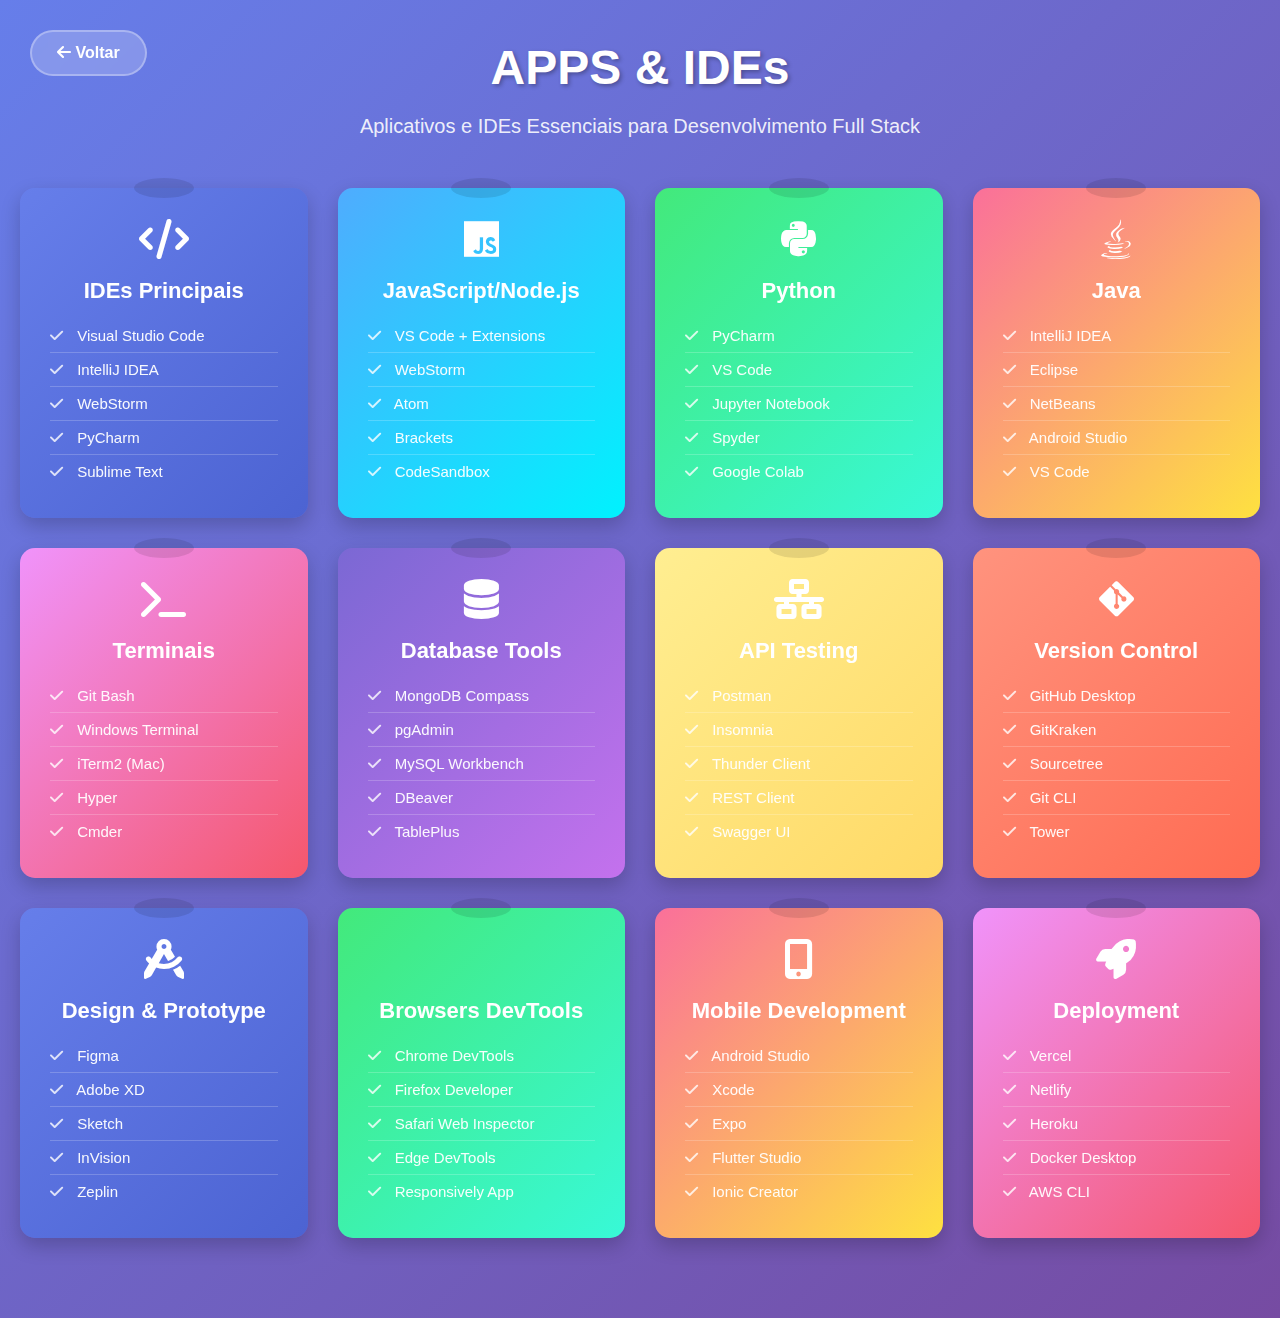
<file: apps.html>
<!DOCTYPE html>
<html lang="pt-BR">
<head>
    <meta charset="UTF-8">
    <meta name="viewport" content="width=device-width, initial-scale=1.0">
    <title>Apps - IDEs e Aplicativos</title>
    <link rel="stylesheet" href="https://cdnjs.cloudflare.com/ajax/libs/font-awesome/6.0.0/css/all.min.css">
    <style>
        * {
            margin: 0;
            padding: 0;
            box-sizing: border-box;
            font-family: 'Segoe UI', Tahoma, Geneva, Verdana, sans-serif;
        }

        body {
            background: linear-gradient(135deg, #667eea 0%, #764ba2 100%);
            min-height: 100vh;
            padding: 40px 20px;
        }

        .container {
            max-width: 1400px;
            margin: 0 auto;
        }

        h1 {
            text-align: center;
            color: white;
            font-size: 48px;
            margin-bottom: 20px;
            text-shadow: 2px 2px 4px rgba(0, 0, 0, 0.3);
        }

        .subtitle {
            text-align: center;
            color: rgba(255, 255, 255, 0.9);
            font-size: 20px;
            margin-bottom: 50px;
        }

        .notes-grid {
            display: grid;
            grid-template-columns: repeat(auto-fit, minmax(280px, 1fr));
            gap: 30px;
            margin-bottom: 40px;
        }

        .sticky-note {
            background: linear-gradient(135deg, #ffd89b 0%, #19547b 100%);
            border-radius: 15px;
            padding: 30px;
            box-shadow: 0 8px 20px rgba(0, 0, 0, 0.2);
            position: relative;
            min-height: 250px;
            transition: transform 0.3s ease, box-shadow 0.3s ease;
            cursor: pointer;
        }

        .sticky-note:hover {
            transform: translateY(-10px) rotate(2deg);
            box-shadow: 0 12px 30px rgba(0, 0, 0, 0.3);
        }

        .sticky-note::before {
            content: '';
            position: absolute;
            top: -10px;
            left: 50%;
            transform: translateX(-50%);
            width: 60px;
            height: 20px;
            background: rgba(0, 0, 0, 0.1);
            border-radius: 50%;
        }

        .sticky-note.blue {
            background: linear-gradient(135deg, #667eea 0%, #4c63d2 100%);
        }

        .sticky-note.cyan {
            background: linear-gradient(135deg, #4facfe 0%, #00f2fe 100%);
        }

        .sticky-note.green {
            background: linear-gradient(135deg, #43e97b 0%, #38f9d7 100%);
        }

        .sticky-note.orange {
            background: linear-gradient(135deg, #fa709a 0%, #fee140 100%);
        }

        .sticky-note.red {
            background: linear-gradient(135deg, #f093fb 0%, #f5576c 100%);
        }

        .sticky-note.purple {
            background: linear-gradient(135deg, #7b68d4 0%, #c471ed 100%);
        }

        .sticky-note.yellow {
            background: linear-gradient(135deg, #FFEE91 0%, #ffd966 100%);
        }

        .sticky-note.coral {
            background: linear-gradient(135deg, #FF937E 0%, #ff6b52 100%);
        }

        .note-icon {
            font-size: 40px;
            color: white;
            margin-bottom: 15px;
            text-align: center;
        }

        .note-title {
            font-size: 22px;
            font-weight: bold;
            color: white;
            margin-bottom: 15px;
            text-align: center;
        }

        .note-items {
            list-style: none;
            padding: 0;
        }

        .note-items li {
            color: rgba(255, 255, 255, 0.95);
            padding: 8px 0;
            border-bottom: 1px solid rgba(255, 255, 255, 0.2);
            font-size: 15px;
        }

        .note-items li:last-child {
            border-bottom: none;
        }

        .note-items li i {
            margin-right: 10px;
            color: rgba(255, 255, 255, 0.8);
        }

        .back-button {
            position: fixed;
            top: 30px;
            left: 30px;
            background: rgba(255, 255, 255, 0.2);
            backdrop-filter: blur(10px);
            color: white;
            padding: 12px 25px;
            border-radius: 50px;
            text-decoration: none;
            font-weight: 600;
            transition: all 0.3s ease;
            border: 2px solid rgba(255, 255, 255, 0.3);
        }

        .back-button:hover {
            background: rgba(255, 255, 255, 0.3);
            transform: scale(1.05);
        }

        @media (max-width: 768px) {
            h1 {
                font-size: 36px;
            }

            .subtitle {
                font-size: 18px;
            }

            .notes-grid {
                grid-template-columns: 1fr;
                gap: 20px;
            }

            .back-button {
                top: 20px;
                left: 20px;
                padding: 10px 20px;
            }
        }
    </style>
</head>
<body>
    <a href="index.html#shows_and_series" class="back-button">
        <i class="fas fa-arrow-left"></i> Voltar
    </a>

    <div class="container">
        <h1>APPS & IDEs</h1>
        <p class="subtitle">Aplicativos e IDEs Essenciais para Desenvolvimento Full Stack</p>

        <div class="notes-grid">
            <div class="sticky-note blue">
                <div class="note-icon"><i class="fas fa-code"></i></div>
                <div class="note-title">IDEs Principais</div>
                <ul class="note-items">
                    <li><i class="fas fa-check"></i> Visual Studio Code</li>
                    <li><i class="fas fa-check"></i> IntelliJ IDEA</li>
                    <li><i class="fas fa-check"></i> WebStorm</li>
                    <li><i class="fas fa-check"></i> PyCharm</li>
                    <li><i class="fas fa-check"></i> Sublime Text</li>
                </ul>
            </div>

            <div class="sticky-note cyan">
                <div class="note-icon"><i class="fab fa-js"></i></div>
                <div class="note-title">JavaScript/Node.js</div>
                <ul class="note-items">
                    <li><i class="fas fa-check"></i> VS Code + Extensions</li>
                    <li><i class="fas fa-check"></i> WebStorm</li>
                    <li><i class="fas fa-check"></i> Atom</li>
                    <li><i class="fas fa-check"></i> Brackets</li>
                    <li><i class="fas fa-check"></i> CodeSandbox</li>
                </ul>
            </div>

            <div class="sticky-note green">
                <div class="note-icon"><i class="fab fa-python"></i></div>
                <div class="note-title">Python</div>
                <ul class="note-items">
                    <li><i class="fas fa-check"></i> PyCharm</li>
                    <li><i class="fas fa-check"></i> VS Code</li>
                    <li><i class="fas fa-check"></i> Jupyter Notebook</li>
                    <li><i class="fas fa-check"></i> Spyder</li>
                    <li><i class="fas fa-check"></i> Google Colab</li>
                </ul>
            </div>

            <div class="sticky-note orange">
                <div class="note-icon"><i class="fab fa-java"></i></div>
                <div class="note-title">Java</div>
                <ul class="note-items">
                    <li><i class="fas fa-check"></i> IntelliJ IDEA</li>
                    <li><i class="fas fa-check"></i> Eclipse</li>
                    <li><i class="fas fa-check"></i> NetBeans</li>
                    <li><i class="fas fa-check"></i> Android Studio</li>
                    <li><i class="fas fa-check"></i> VS Code</li>
                </ul>
            </div>

            <div class="sticky-note red">
                <div class="note-icon"><i class="fas fa-terminal"></i></div>
                <div class="note-title">Terminais</div>
                <ul class="note-items">
                    <li><i class="fas fa-check"></i> Git Bash</li>
                    <li><i class="fas fa-check"></i> Windows Terminal</li>
                    <li><i class="fas fa-check"></i> iTerm2 (Mac)</li>
                    <li><i class="fas fa-check"></i> Hyper</li>
                    <li><i class="fas fa-check"></i> Cmder</li>
                </ul>
            </div>

            <div class="sticky-note purple">
                <div class="note-icon"><i class="fas fa-database"></i></div>
                <div class="note-title">Database Tools</div>
                <ul class="note-items">
                    <li><i class="fas fa-check"></i> MongoDB Compass</li>
                    <li><i class="fas fa-check"></i> pgAdmin</li>
                    <li><i class="fas fa-check"></i> MySQL Workbench</li>
                    <li><i class="fas fa-check"></i> DBeaver</li>
                    <li><i class="fas fa-check"></i> TablePlus</li>
                </ul>
            </div>

            <div class="sticky-note yellow">
                <div class="note-icon"><i class="fas fa-network-wired"></i></div>
                <div class="note-title">API Testing</div>
                <ul class="note-items">
                    <li><i class="fas fa-check"></i> Postman</li>
                    <li><i class="fas fa-check"></i> Insomnia</li>
                    <li><i class="fas fa-check"></i> Thunder Client</li>
                    <li><i class="fas fa-check"></i> REST Client</li>
                    <li><i class="fas fa-check"></i> Swagger UI</li>
                </ul>
            </div>

            <div class="sticky-note coral">
                <div class="note-icon"><i class="fab fa-git-alt"></i></div>
                <div class="note-title">Version Control</div>
                <ul class="note-items">
                    <li><i class="fas fa-check"></i> GitHub Desktop</li>
                    <li><i class="fas fa-check"></i> GitKraken</li>
                    <li><i class="fas fa-check"></i> Sourcetree</li>
                    <li><i class="fas fa-check"></i> Git CLI</li>
                    <li><i class="fas fa-check"></i> Tower</li>
                </ul>
            </div>

            <div class="sticky-note blue">
                <div class="note-icon"><i class="fas fa-drafting-compass"></i></div>
                <div class="note-title">Design & Prototype</div>
                <ul class="note-items">
                    <li><i class="fas fa-check"></i> Figma</li>
                    <li><i class="fas fa-check"></i> Adobe XD</li>
                    <li><i class="fas fa-check"></i> Sketch</li>
                    <li><i class="fas fa-check"></i> InVision</li>
                    <li><i class="fas fa-check"></i> Zeplin</li>
                </ul>
            </div>

            <div class="sticky-note green">
                <div class="note-icon"><i class="fas fa-browser"></i></div>
                <div class="note-title">Browsers DevTools</div>
                <ul class="note-items">
                    <li><i class="fas fa-check"></i> Chrome DevTools</li>
                    <li><i class="fas fa-check"></i> Firefox Developer</li>
                    <li><i class="fas fa-check"></i> Safari Web Inspector</li>
                    <li><i class="fas fa-check"></i> Edge DevTools</li>
                    <li><i class="fas fa-check"></i> Responsively App</li>
                </ul>
            </div>

            <div class="sticky-note orange">
                <div class="note-icon"><i class="fas fa-mobile-alt"></i></div>
                <div class="note-title">Mobile Development</div>
                <ul class="note-items">
                    <li><i class="fas fa-check"></i> Android Studio</li>
                    <li><i class="fas fa-check"></i> Xcode</li>
                    <li><i class="fas fa-check"></i> Expo</li>
                    <li><i class="fas fa-check"></i> Flutter Studio</li>
                    <li><i class="fas fa-check"></i> Ionic Creator</li>
                </ul>
            </div>

            <div class="sticky-note red">
                <div class="note-icon"><i class="fas fa-rocket"></i></div>
                <div class="note-title">Deployment</div>
                <ul class="note-items">
                    <li><i class="fas fa-check"></i> Vercel</li>
                    <li><i class="fas fa-check"></i> Netlify</li>
                    <li><i class="fas fa-check"></i> Heroku</li>
                    <li><i class="fas fa-check"></i> Docker Desktop</li>
                    <li><i class="fas fa-check"></i> AWS CLI</li>
                </ul>
            </div>
        </div>
    </div>
</body>
</html>
</file>
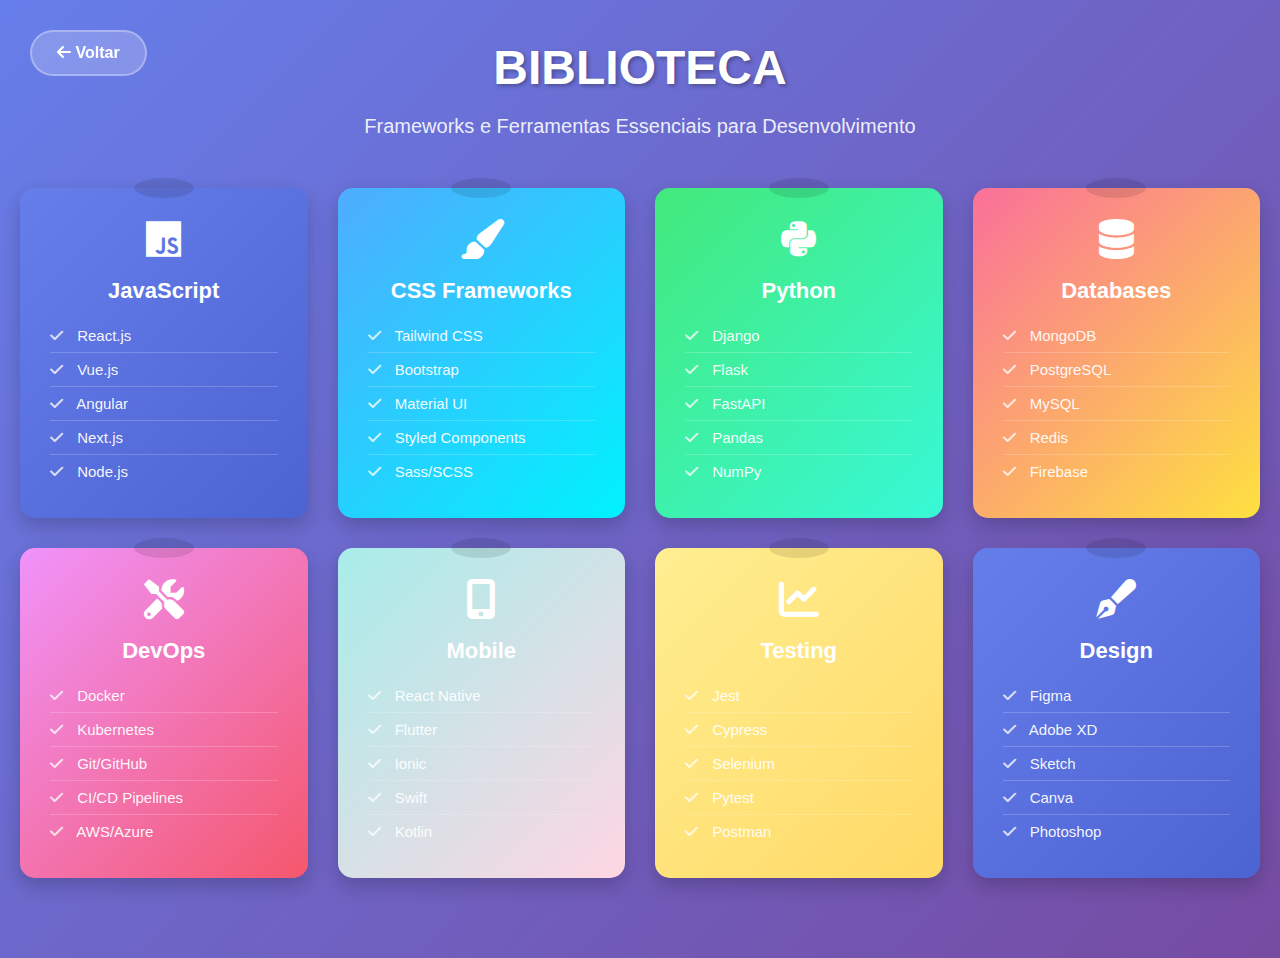
<file: biblioteca.html>
<!DOCTYPE html>
<html lang="pt-BR">
<head>
    <meta charset="UTF-8">
    <meta name="viewport" content="width=device-width, initial-scale=1.0">
    <title>Biblioteca - Frameworks e Ferramentas</title>
    <link rel="stylesheet" href="https://cdnjs.cloudflare.com/ajax/libs/font-awesome/6.0.0/css/all.min.css">
    <style>
        * {
            margin: 0;
            padding: 0;
            box-sizing: border-box;
            font-family: 'Segoe UI', Tahoma, Geneva, Verdana, sans-serif;
        }

        body {
            background: linear-gradient(135deg, #667eea 0%, #764ba2 100%);
            min-height: 100vh;
            padding: 40px 20px;
        }

        .container {
            max-width: 1400px;
            margin: 0 auto;
        }

        h1 {
            text-align: center;
            color: white;
            font-size: 48px;
            margin-bottom: 20px;
            text-shadow: 2px 2px 4px rgba(0, 0, 0, 0.3);
        }

        .subtitle {
            text-align: center;
            color: rgba(255, 255, 255, 0.9);
            font-size: 20px;
            margin-bottom: 50px;
        }

        .notes-grid {
            display: grid;
            grid-template-columns: repeat(auto-fit, minmax(280px, 1fr));
            gap: 30px;
            margin-bottom: 40px;
        }

        .sticky-note {
            background: linear-gradient(135deg, #ffd89b 0%, #19547b 100%);
            border-radius: 15px;
            padding: 30px;
            box-shadow: 0 8px 20px rgba(0, 0, 0, 0.2);
            position: relative;
            min-height: 250px;
            transition: transform 0.3s ease, box-shadow 0.3s ease;
            cursor: pointer;
        }

        .sticky-note:hover {
            transform: translateY(-10px) rotate(2deg);
            box-shadow: 0 12px 30px rgba(0, 0, 0, 0.3);
        }

        .sticky-note::before {
            content: '';
            position: absolute;
            top: -10px;
            left: 50%;
            transform: translateX(-50%);
            width: 60px;
            height: 20px;
            background: rgba(0, 0, 0, 0.1);
            border-radius: 50%;
        }

        .sticky-note.blue {
            background: linear-gradient(135deg, #667eea 0%, #4c63d2 100%);
        }

        .sticky-note.cyan {
            background: linear-gradient(135deg, #4facfe 0%, #00f2fe 100%);
        }

        .sticky-note.green {
            background: linear-gradient(135deg, #43e97b 0%, #38f9d7 100%);
        }

        .sticky-note.orange {
            background: linear-gradient(135deg, #fa709a 0%, #fee140 100%);
        }

        .sticky-note.red {
            background: linear-gradient(135deg, #f093fb 0%, #f5576c 100%);
        }

        .sticky-note.purple {
            background: linear-gradient(135deg, #a8edea 0%, #fed6e3 100%);
        }

        .sticky-note.yellow {
            background: linear-gradient(135deg, #FFEE91 0%, #ffd966 100%);
        }

        .note-icon {
            font-size: 40px;
            color: white;
            margin-bottom: 15px;
            text-align: center;
        }

        .note-title {
            font-size: 22px;
            font-weight: bold;
            color: white;
            margin-bottom: 15px;
            text-align: center;
        }

        .note-items {
            list-style: none;
            padding: 0;
        }

        .note-items li {
            color: rgba(255, 255, 255, 0.95);
            padding: 8px 0;
            border-bottom: 1px solid rgba(255, 255, 255, 0.2);
            font-size: 15px;
        }

        .note-items li:last-child {
            border-bottom: none;
        }

        .note-items li i {
            margin-right: 10px;
            color: rgba(255, 255, 255, 0.8);
        }

        .back-button {
            position: fixed;
            top: 30px;
            left: 30px;
            background: rgba(255, 255, 255, 0.2);
            backdrop-filter: blur(10px);
            color: white;
            padding: 12px 25px;
            border-radius: 50px;
            text-decoration: none;
            font-weight: 600;
            transition: all 0.3s ease;
            border: 2px solid rgba(255, 255, 255, 0.3);
        }

        .back-button:hover {
            background: rgba(255, 255, 255, 0.3);
            transform: scale(1.05);
        }

        @media (max-width: 768px) {
            h1 {
                font-size: 36px;
            }

            .subtitle {
                font-size: 18px;
            }

            .notes-grid {
                grid-template-columns: 1fr;
                gap: 20px;
            }

            .back-button {
                top: 20px;
                left: 20px;
                padding: 10px 20px;
            }
        }
    </style>
</head>
<body>
    <a href="index.html#shows_and_series" class="back-button">
        <i class="fas fa-arrow-left"></i> Voltar
    </a>

    <div class="container">
        <h1>BIBLIOTECA</h1>
        <p class="subtitle">Frameworks e Ferramentas Essenciais para Desenvolvimento</p>

        <div class="notes-grid">
            <div class="sticky-note blue">
                <div class="note-icon"><i class="fab fa-js"></i></div>
                <div class="note-title">JavaScript</div>
                <ul class="note-items">
                    <li><i class="fas fa-check"></i> React.js</li>
                    <li><i class="fas fa-check"></i> Vue.js</li>
                    <li><i class="fas fa-check"></i> Angular</li>
                    <li><i class="fas fa-check"></i> Next.js</li>
                    <li><i class="fas fa-check"></i> Node.js</li>
                </ul>
            </div>

            <div class="sticky-note cyan">
                <div class="note-icon"><i class="fas fa-paint-brush"></i></div>
                <div class="note-title">CSS Frameworks</div>
                <ul class="note-items">
                    <li><i class="fas fa-check"></i> Tailwind CSS</li>
                    <li><i class="fas fa-check"></i> Bootstrap</li>
                    <li><i class="fas fa-check"></i> Material UI</li>
                    <li><i class="fas fa-check"></i> Styled Components</li>
                    <li><i class="fas fa-check"></i> Sass/SCSS</li>
                </ul>
            </div>

            <div class="sticky-note green">
                <div class="note-icon"><i class="fab fa-python"></i></div>
                <div class="note-title">Python</div>
                <ul class="note-items">
                    <li><i class="fas fa-check"></i> Django</li>
                    <li><i class="fas fa-check"></i> Flask</li>
                    <li><i class="fas fa-check"></i> FastAPI</li>
                    <li><i class="fas fa-check"></i> Pandas</li>
                    <li><i class="fas fa-check"></i> NumPy</li>
                </ul>
            </div>

            <div class="sticky-note orange">
                <div class="note-icon"><i class="fas fa-database"></i></div>
                <div class="note-title">Databases</div>
                <ul class="note-items">
                    <li><i class="fas fa-check"></i> MongoDB</li>
                    <li><i class="fas fa-check"></i> PostgreSQL</li>
                    <li><i class="fas fa-check"></i> MySQL</li>
                    <li><i class="fas fa-check"></i> Redis</li>
                    <li><i class="fas fa-check"></i> Firebase</li>
                </ul>
            </div>

            <div class="sticky-note red">
                <div class="note-icon"><i class="fas fa-tools"></i></div>
                <div class="note-title">DevOps</div>
                <ul class="note-items">
                    <li><i class="fas fa-check"></i> Docker</li>
                    <li><i class="fas fa-check"></i> Kubernetes</li>
                    <li><i class="fas fa-check"></i> Git/GitHub</li>
                    <li><i class="fas fa-check"></i> CI/CD Pipelines</li>
                    <li><i class="fas fa-check"></i> AWS/Azure</li>
                </ul>
            </div>

            <div class="sticky-note purple">
                <div class="note-icon"><i class="fas fa-mobile-alt"></i></div>
                <div class="note-title">Mobile</div>
                <ul class="note-items">
                    <li><i class="fas fa-check"></i> React Native</li>
                    <li><i class="fas fa-check"></i> Flutter</li>
                    <li><i class="fas fa-check"></i> Ionic</li>
                    <li><i class="fas fa-check"></i> Swift</li>
                    <li><i class="fas fa-check"></i> Kotlin</li>
                </ul>
            </div>

            <div class="sticky-note yellow">
                <div class="note-icon"><i class="fas fa-chart-line"></i></div>
                <div class="note-title">Testing</div>
                <ul class="note-items">
                    <li><i class="fas fa-check"></i> Jest</li>
                    <li><i class="fas fa-check"></i> Cypress</li>
                    <li><i class="fas fa-check"></i> Selenium</li>
                    <li><i class="fas fa-check"></i> Pytest</li>
                    <li><i class="fas fa-check"></i> Postman</li>
                </ul>
            </div>

            <div class="sticky-note blue">
                <div class="note-icon"><i class="fas fa-pen-fancy"></i></div>
                <div class="note-title">Design</div>
                <ul class="note-items">
                    <li><i class="fas fa-check"></i> Figma</li>
                    <li><i class="fas fa-check"></i> Adobe XD</li>
                    <li><i class="fas fa-check"></i> Sketch</li>
                    <li><i class="fas fa-check"></i> Canva</li>
                    <li><i class="fas fa-check"></i> Photoshop</li>
                </ul>
            </div>
        </div>
    </div>
</body>
</html>
</file>
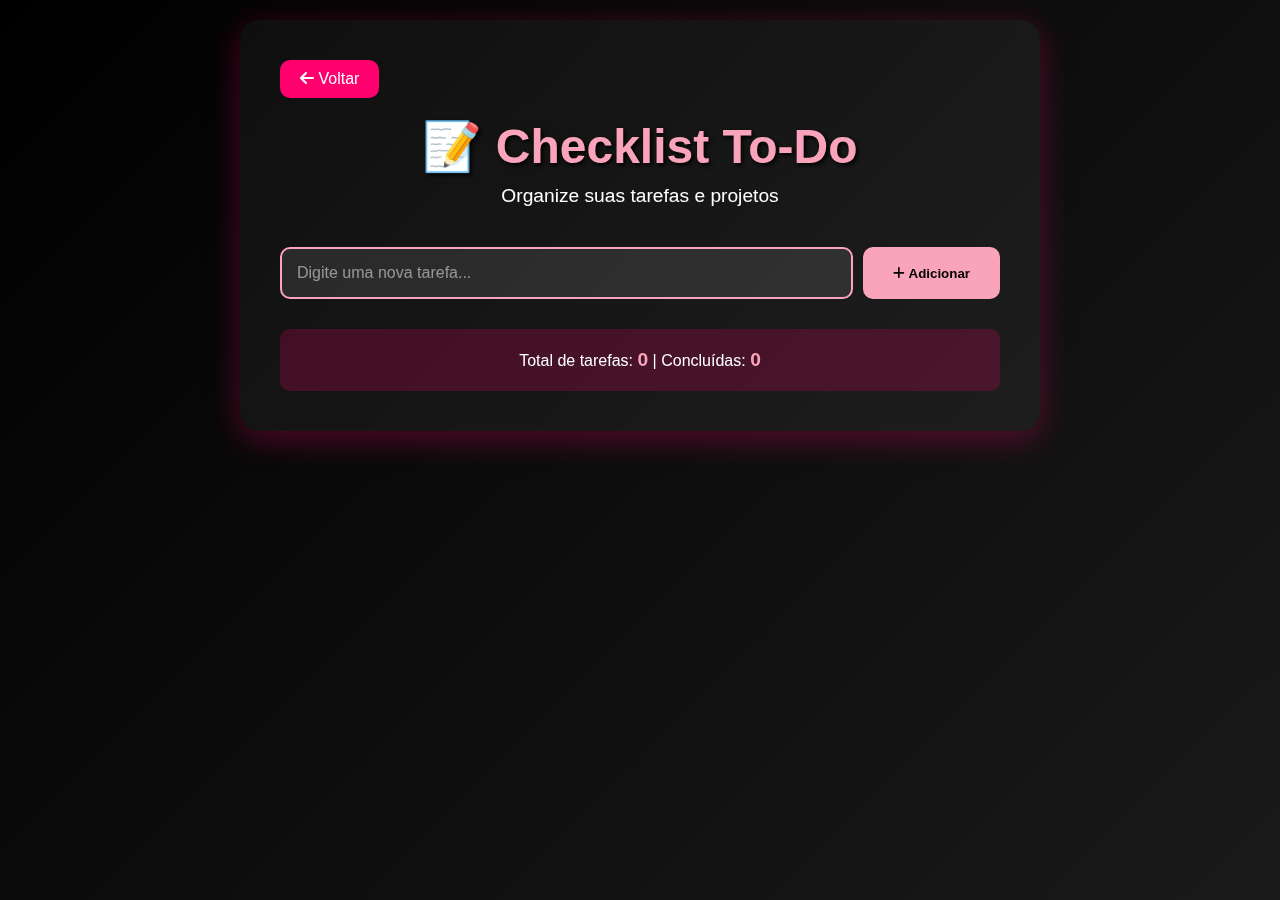
<file: checklist.html>
<!DOCTYPE html>
<html lang="pt-BR">
<head>
    <meta charset="UTF-8">
    <meta name="viewport" content="width=device-width, initial-scale=1.0">
    <title>Checklist - SHEYXP</title>
    <link rel="stylesheet" href="https://cdnjs.cloudflare.com/ajax/libs/font-awesome/6.0.0/css/all.min.css">
    <style>
        * {
            margin: 0;
            padding: 0;
            box-sizing: border-box;
            font-family: 'Poppins', sans-serif;
        }

        :root {
            --primary: #FAA4BB;
            --secondary: #FF006E;
        }

        body {
            background: linear-gradient(135deg, #000000 0%, #1a1a1a 100%);
            min-height: 100vh;
            padding: 20px;
        }

        .container {
            max-width: 800px;
            margin: 0 auto;
            background: rgba(255, 255, 255, 0.05);
            backdrop-filter: blur(10px);
            border-radius: 20px;
            padding: 40px;
            box-shadow: 0 8px 32px rgba(255, 0, 110, 0.3);
        }

        .header {
            text-align: center;
            margin-bottom: 40px;
        }

        .header h1 {
            color: var(--primary);
            font-size: 3em;
            text-shadow: 2px 2px 4px #000;
            margin-bottom: 10px;
        }

        .header p {
            color: white;
            font-size: 1.2em;
        }

        .back-button {
            display: inline-block;
            margin-bottom: 20px;
            padding: 10px 20px;
            background: var(--secondary);
            color: white;
            text-decoration: none;
            border-radius: 10px;
            transition: transform 0.3s ease;
        }

        .back-button:hover {
            transform: scale(1.05);
        }

        .input-section {
            display: flex;
            gap: 10px;
            margin-bottom: 30px;
        }

        #taskInput {
            flex: 1;
            padding: 15px;
            border: 2px solid var(--primary);
            border-radius: 10px;
            background: rgba(255, 255, 255, 0.1);
            color: white;
            font-size: 1em;
        }

        #taskInput::placeholder {
            color: rgba(255, 255, 255, 0.5);
        }

        #addBtn {
            padding: 15px 30px;
            background: var(--primary);
            border: none;
            border-radius: 10px;
            color: black;
            font-weight: bold;
            cursor: pointer;
            transition: all 0.3s ease;
        }

        #addBtn:hover {
            background: var(--secondary);
            color: white;
            transform: scale(1.05);
        }

        .todo-list {
            list-style: none;
        }

        .todo-item {
            background: rgba(255, 255, 255, 0.08);
            padding: 15px;
            margin-bottom: 10px;
            border-radius: 10px;
            display: flex;
            align-items: center;
            gap: 15px;
            transition: all 0.3s ease;
            border: 2px solid transparent;
        }

        .todo-item:hover {
            border-color: var(--primary);
            transform: translateX(5px);
        }

        .todo-item.completed {
            opacity: 0.6;
            text-decoration: line-through;
        }

        .todo-item input[type="checkbox"] {
            width: 20px;
            height: 20px;
            cursor: pointer;
            accent-color: var(--primary);
        }

        .todo-item span {
            flex: 1;
            color: white;
            font-size: 1.1em;
        }

        .delete-btn {
            background: var(--secondary);
            border: none;
            color: white;
            padding: 8px 15px;
            border-radius: 5px;
            cursor: pointer;
            transition: all 0.3s ease;
        }

        .delete-btn:hover {
            background: #c70055;
            transform: scale(1.1);
        }

        .stats {
            margin-top: 30px;
            padding: 20px;
            background: rgba(255, 0, 110, 0.2);
            border-radius: 10px;
            text-align: center;
            color: white;
        }

        .stats span {
            color: var(--primary);
            font-weight: bold;
            font-size: 1.2em;
        }
    </style>
</head>
<body>
    <div class="container">
        <a href="index.html" class="back-button"><i class="fas fa-arrow-left"></i> Voltar</a>
        
        <div class="header">
            <h1>📝 Checklist To-Do</h1>
            <p>Organize suas tarefas e projetos</p>
        </div>

        <div class="input-section">
            <input type="text" id="taskInput" placeholder="Digite uma nova tarefa...">
            <button id="addBtn"><i class="fas fa-plus"></i> Adicionar</button>
        </div>

        <ul class="todo-list" id="todoList"></ul>

        <div class="stats">
            Total de tarefas: <span id="totalTasks">0</span> | 
            Concluídas: <span id="completedTasks">0</span>
        </div>
    </div>

    <script>
        const taskInput = document.getElementById('taskInput');
        const addBtn = document.getElementById('addBtn');
        const todoList = document.getElementById('todoList');
        const totalTasksSpan = document.getElementById('totalTasks');
        const completedTasksSpan = document.getElementById('completedTasks');

        let tasks = JSON.parse(localStorage.getItem('tasks')) || [];

        function saveTasks() {
            localStorage.setItem('tasks', JSON.stringify(tasks));
        }

        function updateStats() {
            totalTasksSpan.textContent = tasks.length;
            completedTasksSpan.textContent = tasks.filter(t => t.completed).length;
        }

        function renderTasks() {
            todoList.innerHTML = '';
            tasks.forEach((task, index) => {
                const li = document.createElement('li');
                li.className = `todo-item ${task.completed ? 'completed' : ''}`;
                
                li.innerHTML = `
                    <input type="checkbox" ${task.completed ? 'checked' : ''} onchange="toggleTask(${index})">
                    <span>${task.text}</span>
                    <button class="delete-btn" onclick="deleteTask(${index})">
                        <i class="fas fa-trash"></i>
                    </button>
                `;
                
                todoList.appendChild(li);
            });
            updateStats();
        }

        function addTask() {
            const text = taskInput.value.trim();
            if (text) {
                tasks.push({ text, completed: false });
                taskInput.value = '';
                saveTasks();
                renderTasks();
            }
        }

        function toggleTask(index) {
            tasks[index].completed = !tasks[index].completed;
            saveTasks();
            renderTasks();
        }

        function deleteTask(index) {
            tasks.splice(index, 1);
            saveTasks();
            renderTasks();
        }

        addBtn.addEventListener('click', addTask);
        taskInput.addEventListener('keypress', (e) => {
            if (e.key === 'Enter') addTask();
        });

        renderTasks();
    </script>
</body>
</html>
</file>
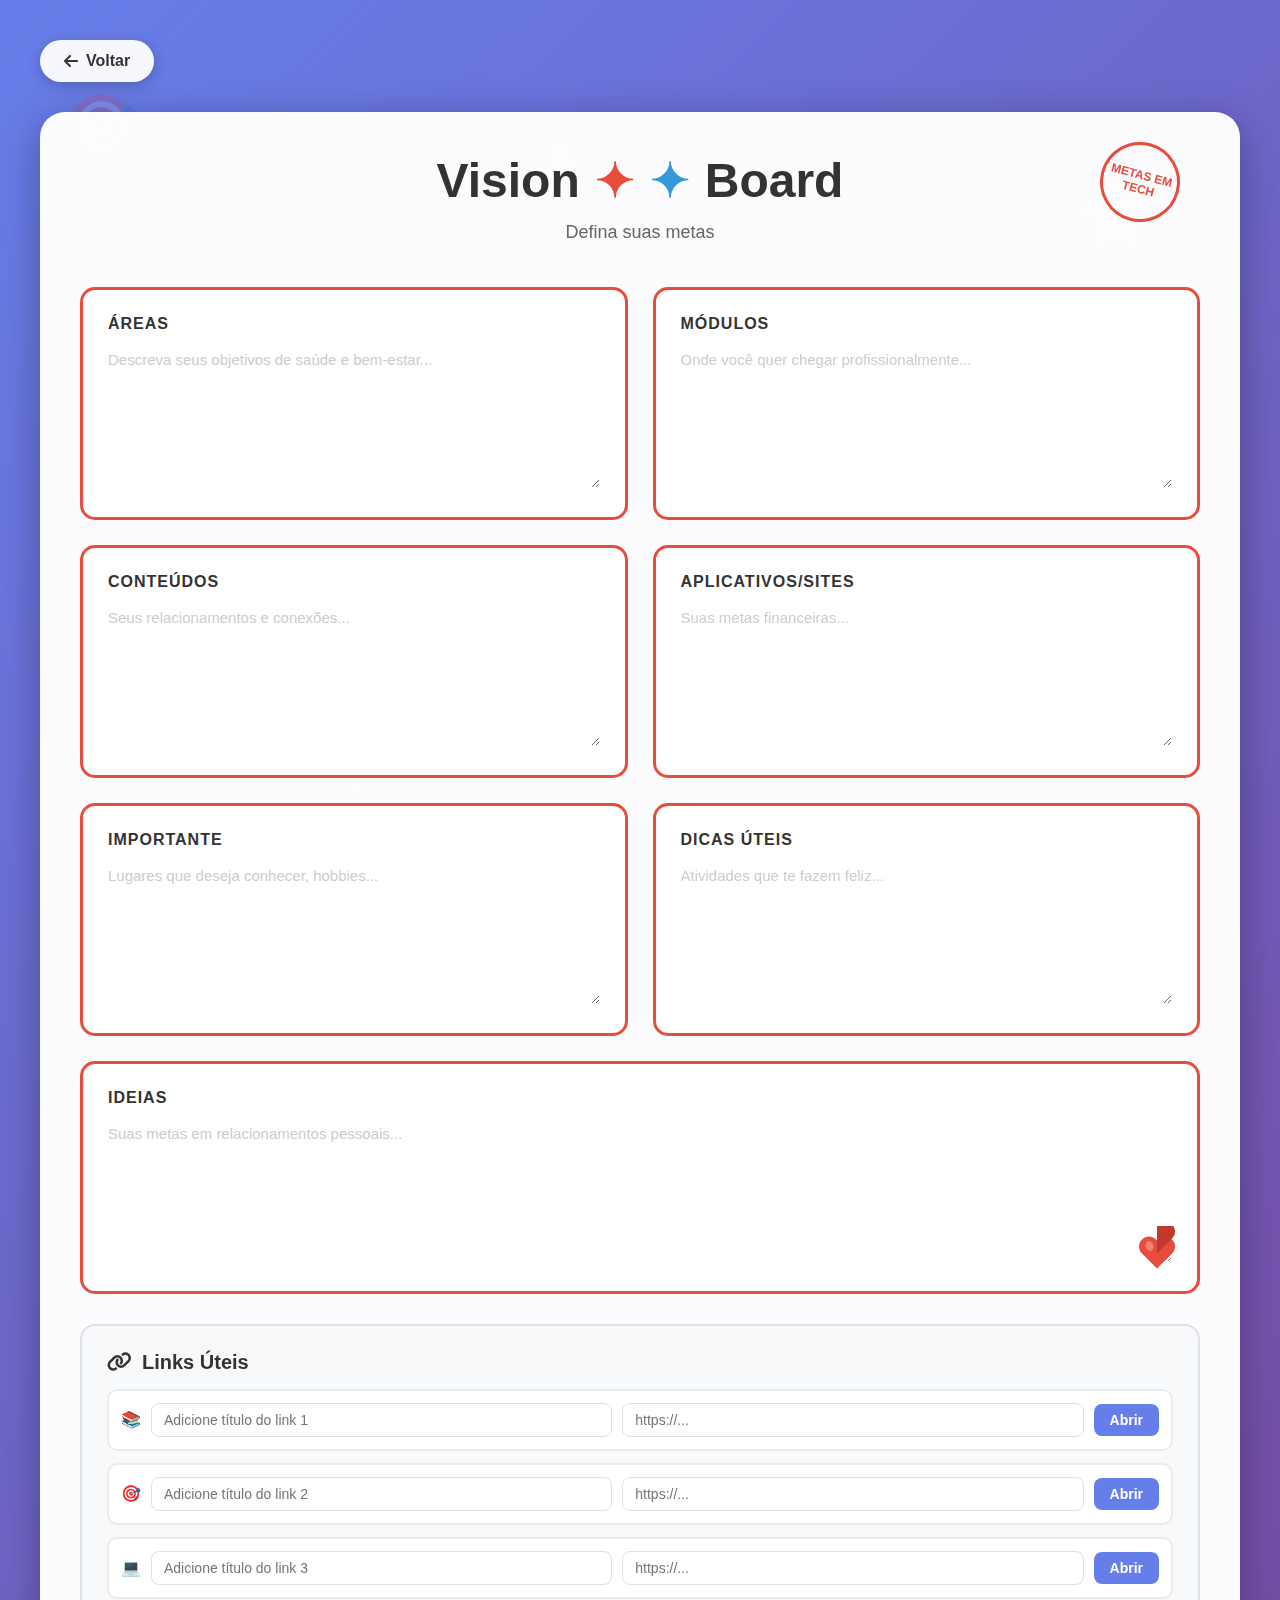
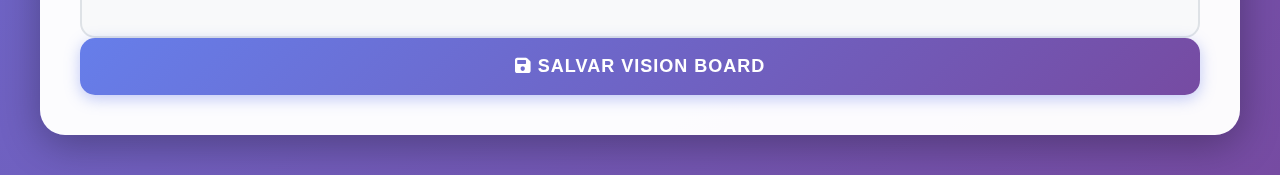
<file: visionboard.html>
<!DOCTYPE html>
<html lang="pt-BR">
<head>
    <meta charset="UTF-8">
    <meta name="viewport" content="width=device-width, initial-scale=1.0">
    <title>Vision Board - Metas e Objetivos</title>
    <link rel="stylesheet" href="https://cdnjs.cloudflare.com/ajax/libs/font-awesome/6.0.0/css/all.min.css">
    <style>
        * {
            margin: 0;
            padding: 0;
            box-sizing: border-box;
        }

        body {
            font-family: 'Segoe UI', Tahoma, Geneva, Verdana, sans-serif;
            background: linear-gradient(135deg, #667eea 0%, #764ba2 100%);
            min-height: 100vh;
            padding: 40px 20px;
            position: relative;
            overflow-x: hidden;
        }

        /* Emojis decorativos no background */
        .emoji-bg {
            position: fixed;
            font-size: 60px;
            opacity: 0.15;
            z-index: 0;
            animation: float 6s ease-in-out infinite;
        }

        @keyframes float {
            0%, 100% { transform: translateY(0px) rotate(0deg); }
            50% { transform: translateY(-20px) rotate(5deg); }
        }

        .emoji-1 { top: 10%; left: 5%; animation-delay: 0s; }
        .emoji-2 { top: 20%; right: 10%; animation-delay: 1s; }
        .emoji-3 { top: 50%; left: 15%; animation-delay: 2s; }
        .emoji-4 { top: 70%; right: 20%; animation-delay: 3s; }
        .emoji-5 { top: 40%; right: 5%; animation-delay: 1.5s; }
        .emoji-6 { top: 80%; left: 25%; animation-delay: 2.5s; }
        .emoji-7 { top: 15%; left: 40%; animation-delay: 0.5s; }
        .emoji-8 { top: 60%; right: 35%; animation-delay: 1.8s; }

        .container {
            max-width: 1200px;
            margin: 0 auto;
            position: relative;
            z-index: 1;
        }

        .back-button {
            display: inline-flex;
            align-items: center;
            gap: 8px;
            padding: 12px 24px;
            background: rgba(255, 255, 255, 0.95);
            color: #333;
            text-decoration: none;
            border-radius: 25px;
            font-weight: 600;
            transition: all 0.3s ease;
            margin-bottom: 30px;
            box-shadow: 0 4px 15px rgba(0, 0, 0, 0.2);
        }

        .back-button:hover {
            transform: translateY(-2px);
            box-shadow: 0 6px 20px rgba(0, 0, 0, 0.3);
            background: #fff;
        }

        .vision-board {
            background: rgba(255, 255, 255, 0.98);
            border-radius: 25px;
            padding: 40px;
            box-shadow: 0 10px 40px rgba(0, 0, 0, 0.3);
        }

        .header {
            text-align: center;
            margin-bottom: 40px;
            position: relative;
        }

        .header h1 {
            font-size: 48px;
            color: #333;
            margin-bottom: 10px;
            display: flex;
            align-items: center;
            justify-content: center;
            gap: 15px;
        }

        .header p {
            color: #666;
            font-size: 18px;
            line-height: 1.6;
        }

        .stamp {
            position: absolute;
            top: -10px;
            right: 20px;
            width: 80px;
            height: 80px;
            border: 3px solid #e74c3c;
            border-radius: 50%;
            display: flex;
            align-items: center;
            justify-content: center;
            font-weight: bold;
            color: #e74c3c;
            transform: rotate(15deg);
            font-size: 12px;
        }

        .board-grid {
            display: grid;
            grid-template-columns: repeat(2, 1fr);
            gap: 25px;
            margin-bottom: 25px;
        }

        .board-card {
            background: #fff;
            border: 3px solid #e74c3c;
            border-radius: 15px;
            padding: 25px;
            min-height: 200px;
            position: relative;
            transition: all 0.3s ease;
        }

        .board-card:hover {
            transform: translateY(-5px);
            box-shadow: 0 8px 25px rgba(231, 76, 60, 0.2);
        }

        .board-card h3 {
            font-size: 16px;
            color: #333;
            text-transform: uppercase;
            letter-spacing: 1px;
            margin-bottom: 15px;
            font-weight: 700;
        }

        .board-card textarea {
            width: 100%;
            min-height: 140px;
            border: none;
            outline: none;
            resize: vertical;
            font-family: 'Segoe UI', Tahoma, Geneva, Verdana, sans-serif;
            font-size: 15px;
            color: #555;
            line-height: 1.6;
            background: transparent;
        }

        .board-card textarea::placeholder {
            color: #ccc;
        }

        .board-card-large {
            grid-column: span 2;
            min-height: 150px;
        }

        .heart-icon {
            position: absolute;
            bottom: 15px;
            right: 15px;
            width: 50px;
            height: 50px;
        }

        .save-button {
            display: block;
            width: 100%;
            padding: 18px;
            background: linear-gradient(135deg, #667eea 0%, #764ba2 100%);
            color: white;
            border: none;
            border-radius: 15px;
            font-size: 18px;
            font-weight: 700;
            cursor: pointer;
            transition: all 0.3s ease;
            box-shadow: 0 4px 15px rgba(102, 126, 234, 0.4);
            text-transform: uppercase;
            letter-spacing: 1px;
        }

        .save-button:hover {
            transform: translateY(-2px);
            box-shadow: 0 6px 20px rgba(102, 126, 234, 0.6);
        }

        .links-section {
            margin-top: 30px;
            padding: 25px;
            background: #f8f9fa;
            border-radius: 15px;
            border: 2px solid #dee2e6;
        }

        .links-section h3 {
            font-size: 20px;
            color: #333;
            margin-bottom: 15px;
            display: flex;
            align-items: center;
            gap: 10px;
        }

        .link-item {
            display: flex;
            align-items: center;
            gap: 10px;
            margin-bottom: 12px;
            padding: 12px;
            background: white;
            border-radius: 10px;
            border: 2px solid #e9ecef;
        }

        .link-item input {
            flex: 1;
            padding: 8px 12px;
            border: 1px solid #dee2e6;
            border-radius: 8px;
            font-size: 14px;
            outline: none;
            transition: border 0.3s ease;
        }

        .link-item input:focus {
            border-color: #667eea;
        }

        .link-item a {
            padding: 8px 16px;
            background: #667eea;
            color: white;
            text-decoration: none;
            border-radius: 8px;
            font-size: 14px;
            font-weight: 600;
            transition: all 0.3s ease;
        }

        .link-item a:hover {
            background: #764ba2;
            transform: scale(1.05);
        }

        @media (max-width: 768px) {
            .board-grid {
                grid-template-columns: 1fr;
            }

            .board-card-large {
                grid-column: span 1;
            }

            .vision-board {
                padding: 25px;
            }

            .header h1 {
                font-size: 32px;
            }

            .stamp {
                width: 60px;
                height: 60px;
                font-size: 10px;
            }

            .emoji-bg {
                font-size: 40px;
            }
        }
    </style>
</head>
<body>
    <!-- Emojis decorativos -->
    <div class="emoji-bg emoji-1">🎯</div>
    <div class="emoji-bg emoji-2">⭐</div>
    <div class="emoji-bg emoji-3">💡</div>
    <div class="emoji-bg emoji-4">🚀</div>
    <div class="emoji-bg emoji-5">💪</div>
    <div class="emoji-bg emoji-6">🌟</div>
    <div class="emoji-bg emoji-7">✨</div>
    <div class="emoji-bg emoji-8">🎨</div>

    <div class="container">
        <a href="index.html#music" class="back-button">
            <i class="fas fa-arrow-left"></i> Voltar
        </a>

        <div class="vision-board">
            <div class="header">
                <h1>
                    <span>Vision</span>
                    <span style="color: #e74c3c;">✦</span>
                    <span style="color: #3498db;">✦</span>
                    <span>Board</span>
                </h1>
                <p>Defina suas metas</p>
                <div class="stamp">METAS EM TECH</div>
            </div>

            <div class="board-grid">
                <div class="board-card">
                    <h3>ÁREAS</h3>
                    <textarea id="saude" placeholder="Descreva seus objetivos de saúde e bem-estar..."></textarea>
                </div>

                <div class="board-card">
                    <h3>MÓDULOS</h3>
                    <textarea id="carreira" placeholder="Onde você quer chegar profissionalmente..."></textarea>
                </div>

                <div class="board-card">
                    <h3>CONTEÚDOS</h3>
                    <textarea id="familia" placeholder="Seus relacionamentos e conexões..."></textarea>
                </div>

                <div class="board-card">
                    <h3>APLICATIVOS/SITES</h3>
                    <textarea id="financeiro" placeholder="Suas metas financeiras..."></textarea>
                </div>

                <div class="board-card">
                    <h3>IMPORTANTE</h3>
                    <textarea id="viagens" placeholder="Lugares que deseja conhecer, hobbies..."></textarea>
                </div>

                <div class="board-card">
                    <h3>DICAS ÚTEIS</h3>
                    <textarea id="hobbies" placeholder="Atividades que te fazem feliz..."></textarea>
                </div>

                <div class="board-card board-card-large">
                    <h3>IDEIAS</h3>
                    <textarea id="relacionamentos" placeholder="Suas metas em relacionamentos pessoais..."></textarea>
                    <img src="data:image/svg+xml,%3Csvg xmlns='http://www.w3.org/2000/svg' viewBox='0 0 100 100'%3E%3Cpath fill='%23e74c3c' d='M50 85L20 55c-8-8-8-20 0-28s20-8 28 0l2 2 2-2c8-8 20-8 28 0s8 20 0 28L50 85z'/%3E%3Cpath fill='%23c0392b' d='M50 85L50 55l30-30c8-8 8-20 0-28s-20-8-28 0l-2 2z'/%3E%3Cellipse fill='%23fff' opacity='0.3' cx='35' cy='40' rx='8' ry='10' transform='rotate(-20 35 40)'/%3E%3C/svg%3E" alt="Heart" class="heart-icon">
                </div>
            </div>

            <div class="links-section">
                <h3><i class="fas fa-link"></i> Links Úteis</h3>
                <div class="link-item">
                    <span>📚</span>
                    <input type="text" id="link1" placeholder="Adicione título do link 1">
                    <input type="url" id="url1" placeholder="https://...">
                    <a href="#" onclick="openLink('url1'); return false;">Abrir</a>
                </div>
                <div class="link-item">
                    <span>🎯</span>
                    <input type="text" id="link2" placeholder="Adicione título do link 2">
                    <input type="url" id="url2" placeholder="https://...">
                    <a href="#" onclick="openLink('url2'); return false;">Abrir</a>
                </div>
                <div class="link-item">
                    <span>💻</span>
                    <input type="text" id="link3" placeholder="Adicione título do link 3">
                    <input type="url" id="url3" placeholder="https://...">
                    <a href="#" onclick="openLink('url3'); return false;">Abrir</a>
                </div>
            </div>

            <button class="save-button" onclick="saveVisionBoard()">
                <i class="fas fa-save"></i> Salvar Vision Board
            </button>
        </div>
    </div>

    <script>
        // Carregar dados salvos ao abrir a página
        window.addEventListener('DOMContentLoaded', () => {
            loadVisionBoard();
        });

        function saveVisionBoard() {
            const data = {
                saude: document.getElementById('saude').value,
                carreira: document.getElementById('carreira').value,
                familia: document.getElementById('familia').value,
                financeiro: document.getElementById('financeiro').value,
                viagens: document.getElementById('viagens').value,
                hobbies: document.getElementById('hobbies').value,
                relacionamentos: document.getElementById('relacionamentos').value,
                link1: document.getElementById('link1').value,
                url1: document.getElementById('url1').value,
                link2: document.getElementById('link2').value,
                url2: document.getElementById('url2').value,
                link3: document.getElementById('link3').value,
                url3: document.getElementById('url3').value
            };

            localStorage.setItem('visionBoard', JSON.stringify(data));
            
            // Feedback visual
            const button = document.querySelector('.save-button');
            const originalText = button.innerHTML;
            button.innerHTML = '<i class="fas fa-check"></i> Salvo com sucesso!';
            button.style.background = '#27ae60';
            
            setTimeout(() => {
                button.innerHTML = originalText;
                button.style.background = 'linear-gradient(135deg, #667eea 0%, #764ba2 100%)';
            }, 2000);
        }

        function loadVisionBoard() {
            const saved = localStorage.getItem('visionBoard');
            if (saved) {
                const data = JSON.parse(saved);
                document.getElementById('saude').value = data.saude || '';
                document.getElementById('carreira').value = data.carreira || '';
                document.getElementById('familia').value = data.familia || '';
                document.getElementById('financeiro').value = data.financeiro || '';
                document.getElementById('viagens').value = data.viagens || '';
                document.getElementById('hobbies').value = data.hobbies || '';
                document.getElementById('relacionamentos').value = data.relacionamentos || '';
                document.getElementById('link1').value = data.link1 || '';
                document.getElementById('url1').value = data.url1 || '';
                document.getElementById('link2').value = data.link2 || '';
                document.getElementById('url2').value = data.url2 || '';
                document.getElementById('link3').value = data.link3 || '';
                document.getElementById('url3').value = data.url3 || '';
            }
        }

        function openLink(urlId) {
            const url = document.getElementById(urlId).value;
            if (url && (url.startsWith('http://') || url.startsWith('https://'))) {
                window.open(url, '_blank');
            } else {
                alert('Por favor, adicione um link válido (http:// ou https://)');
            }
        }

        // Auto-save a cada 30 segundos
        setInterval(() => {
            saveVisionBoard();
        }, 30000);
    </script>
</body>
</html>
</file>
